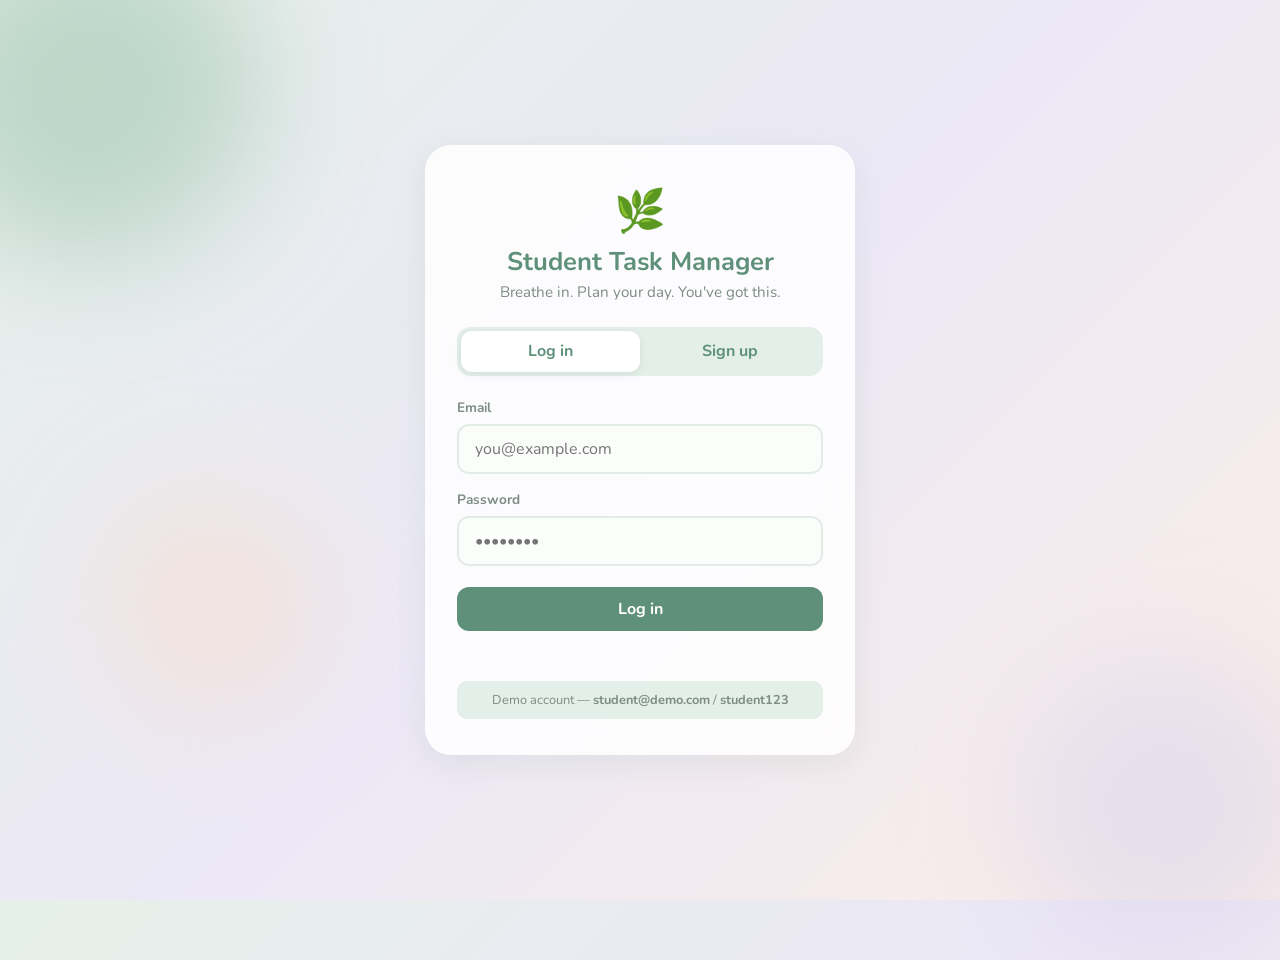
<file: index.html>
<!DOCTYPE html>
<html lang="en">
<head>
  <meta charset="UTF-8" />
  <meta name="viewport" content="width=device-width, initial-scale=1.0" />
  <title>Student Task Manager · Login</title>
  <link rel="preconnect" href="https://fonts.googleapis.com" />
  <link href="https://fonts.googleapis.com/css2?family=Nunito:wght@400;600;700;800&display=swap" rel="stylesheet" />
  <link rel="stylesheet" href="css/style.css" />
</head>
<body class="login-page">
  <div class="blob b1"></div>
  <div class="blob b2"></div>
  <div class="blob b3"></div>

  <main class="login-card">
    <div class="brand">
      <div class="logo">🌿</div>
      <h1>Student Task Manager</h1>
      <p>Breathe in. Plan your day. You've got this.</p>
    </div>

    <div class="tabs">
      <button id="tab-login" class="active" type="button">Log in</button>
      <button id="tab-signup" type="button">Sign up</button>
    </div>

    <form id="login-form" novalidate>
      <div class="field">
        <label for="login-email">Email</label>
        <input id="login-email" type="email" placeholder="you@example.com" autocomplete="username" />
      </div>
      <div class="field">
        <label for="login-pass">Password</label>
        <input id="login-pass" type="password" placeholder="••••••••" autocomplete="current-password" />
      </div>
      <button class="btn" type="submit">Log in</button>
    </form>

    <form id="signup-form" novalidate hidden>
      <div class="field">
        <label for="su-name">Full name</label>
        <input id="su-name" type="text" placeholder="Your name" autocomplete="name" />
      </div>
      <div class="field">
        <label for="su-email">Email</label>
        <input id="su-email" type="email" placeholder="you@example.com" autocomplete="username" />
      </div>
      <div class="field">
        <label for="su-pass">Password (min 6 characters)</label>
        <input id="su-pass" type="password" placeholder="••••••••" autocomplete="new-password" />
      </div>
      <button class="btn" type="submit">Create account</button>
    </form>

    <div id="msg" class="msg" role="status"></div>
    <div class="hint">Demo account — <strong>student@demo.com</strong> / <strong>student123</strong></div>
  </main>
  <script src="css/js/auth.js"></script>
</body>
</html>
</file>
<file: css/style.css>
/* ============ Student Task Manager — calm theme ============ */
:root {
  --bg: #f1f5f0;
  --card: #ffffff;
  --sage: #9cc3ae;
  --sage-dark: #5f917a;
  --sage-soft: #e3efe8;
  --lavender: #d8d3ee;
  --peach: #f8dccb;
  --sky: #d4e6f0;
  --rose: #f2cfd3;
  --text: #33433b;
  --muted: #7d8c84;
  --danger: #d98080;
  --warn: #e0b36a;
  --radius: 18px;
  --shadow: 0 8px 30px rgba(95, 145, 122, 0.12);
  --font: "Nunito", "Segoe UI", system-ui, sans-serif;
}

* { box-sizing: border-box; margin: 0; padding: 0; }
html { scroll-behavior: smooth; }
body {
  font-family: var(--font);
  background: var(--bg);
  color: var(--text);
  min-height: 100vh;
  line-height: 1.5;
}
button, input, select { font-family: inherit; font-size: 1rem; }
button { cursor: pointer; border: none; }

/* ---------- Buttons & inputs ---------- */
.btn {
  background: var(--sage-dark);
  color: #fff;
  padding: 0.7rem 1.4rem;
  border-radius: 12px;
  font-weight: 700;
  transition: transform 0.15s, box-shadow 0.15s, background 0.2s;
}
.btn:hover { transform: translateY(-2px); box-shadow: 0 6px 16px rgba(95,145,122,.3); }
.btn.ghost { background: var(--sage-soft); color: var(--sage-dark); }
.btn.small { padding: 0.4rem 0.9rem; font-size: 0.85rem; border-radius: 10px; }
.btn.danger { background: var(--rose); color: #b05560; }

.field { display: flex; flex-direction: column; gap: 0.35rem; margin-bottom: 1rem; }
.field label { font-size: 0.85rem; font-weight: 700; color: var(--muted); }
.field input, .field select {
  padding: 0.75rem 1rem;
  border: 2px solid #e4ece7;
  border-radius: 12px;
  background: #fbfdfb;
  color: var(--text);
  outline: none;
  transition: border-color 0.2s, box-shadow 0.2s;
}
.field input:focus, .field select:focus {
  border-color: var(--sage);
  box-shadow: 0 0 0 4px rgba(156,195,174,.25);
}

/* ================= LOGIN PAGE ================= */
.login-page {
  display: grid;
  place-items: center;
  padding: 1.5rem;
  background: linear-gradient(135deg, #e6f0e9 0%, #ece8f6 50%, #fbeee6 100%);
  position: relative;
  overflow: hidden;
}
.blob { position: absolute; border-radius: 50%; filter: blur(60px); opacity: .55; animation: float 14s ease-in-out infinite; }
.blob.b1 { width: 340px; height: 340px; background: var(--sage); top: -80px; left: -80px; }
.blob.b2 { width: 300px; height: 300px; background: var(--lavender); bottom: -60px; right: -40px; animation-delay: -5s; }
.blob.b3 { width: 220px; height: 220px; background: var(--peach); top: 55%; left: 8%; animation-delay: -9s; }
@keyframes float { 0%,100% { transform: translate(0,0) } 50% { transform: translate(30px,-30px) } }

.login-card {
  position: relative;
  z-index: 1;
  width: min(430px, 100%);
  background: rgba(255,255,255,.85);
  backdrop-filter: blur(12px);
  border-radius: 26px;
  padding: 2.2rem 2rem;
  box-shadow: var(--shadow);
}
.brand { text-align: center; margin-bottom: 1.4rem; }
.brand .logo { font-size: 2.6rem; }
.brand h1 { font-size: 1.6rem; color: var(--sage-dark); }
.brand p { color: var(--muted); font-size: .95rem; }

.tabs { display: flex; background: var(--sage-soft); border-radius: 14px; padding: 4px; margin-bottom: 1.4rem; }
.tabs button { flex: 1; padding: .6rem; border-radius: 11px; background: transparent; color: var(--sage-dark); font-weight: 700; }
.tabs button.active { background: #fff; box-shadow: 0 2px 8px rgba(0,0,0,.08); }

.login-card .btn { width: 100%; margin-top: .3rem; }
.msg { min-height: 1.3rem; font-size: .88rem; text-align: center; margin-top: .8rem; }
.msg.error { color: var(--danger); }
.msg.ok { color: var(--sage-dark); }
.hint { margin-top: 1rem; font-size: .8rem; text-align: center; color: var(--muted); background: var(--sage-soft); padding: .6rem; border-radius: 10px; }

/* ================= DASHBOARD ================= */
.layout { display: grid; grid-template-columns: 250px 1fr; min-height: 100vh; }

.sidebar {
  background: #fff;
  padding: 1.6rem 1.2rem;
  display: flex; flex-direction: column; gap: .4rem;
  position: sticky; top: 0; height: 100vh;
  box-shadow: 4px 0 24px rgba(95,145,122,.07);
}
.sidebar .brand { text-align: left; margin-bottom: 1.2rem; display: flex; align-items: center; gap: .6rem; }
.sidebar .brand .logo { font-size: 1.8rem; }
.sidebar .brand h2 { font-size: 1.1rem; color: var(--sage-dark); line-height: 1.2; }
.nav-btn {
  display: flex; align-items: center; gap: .8rem;
  padding: .8rem 1rem; border-radius: 14px;
  background: transparent; color: var(--muted);
  font-weight: 700; text-align: left; transition: all .2s;
}
.nav-btn:hover { background: var(--sage-soft); color: var(--sage-dark); }
.nav-btn.active { background: var(--sage-dark); color: #fff; box-shadow: 0 6px 16px rgba(95,145,122,.3); }
.sidebar .spacer { flex: 1; }
.user-box { background: var(--sage-soft); border-radius: 14px; padding: .9rem; font-size: .9rem; margin-bottom: .6rem; }
.user-box strong { display: block; color: var(--sage-dark); }

.main { padding: 2rem 2.4rem 3rem; max-width: 1200px; }
.topbar { display: flex; justify-content: space-between; align-items: flex-end; flex-wrap: wrap; gap: 1rem; margin-bottom: 1.6rem; }
.topbar h1 { font-size: 1.9rem; }
.topbar p { color: var(--muted); }
.date-chip { background: #fff; padding: .6rem 1.1rem; border-radius: 30px; font-weight: 700; color: var(--sage-dark); box-shadow: var(--shadow); }

.section { display: none; animation: fade .35s ease; }
.section.active { display: block; }
@keyframes fade { from { opacity: 0; transform: translateY(8px) } to { opacity: 1; transform: none } }

.grid { display: grid; gap: 1.2rem; }
.stats { grid-template-columns: repeat(auto-fit, minmax(190px, 1fr)); margin-bottom: 1.4rem; }
.two-col { grid-template-columns: repeat(auto-fit, minmax(320px, 1fr)); }

.card { background: var(--card); border-radius: var(--radius); padding: 1.4rem; box-shadow: var(--shadow); }
.card h3 { margin-bottom: 1rem; font-size: 1.1rem; display: flex; justify-content: space-between; align-items: center; }

.stat { display: flex; align-items: center; gap: 1rem; }
.stat .icon { width: 54px; height: 54px; border-radius: 16px; display: grid; place-items: center; font-size: 1.6rem; }
.stat .num { font-size: 1.7rem; font-weight: 800; line-height: 1.1; }
.stat .lbl { color: var(--muted); font-size: .85rem; font-weight: 700; }
.c-sage { background: var(--sage-soft); } .c-lav { background: var(--lavender); }
.c-peach { background: var(--peach); } .c-sky { background: var(--sky); }

.quote { background: linear-gradient(120deg, var(--sage-soft), var(--lavender)); border-radius: var(--radius); padding: 1.3rem 1.5rem; margin-bottom: 1.4rem; font-weight: 700; color: #46594f; }
.quote small { display: block; font-weight: 600; color: var(--muted); margin-top: .3rem; }

/* progress */
.bar { height: 10px; border-radius: 10px; background: #edf2ef; overflow: hidden; }
.bar > span { display: block; height: 100%; border-radius: 10px; background: var(--sage); transition: width .5s; }
.bar > span.low { background: var(--danger); }
.bar > span.mid { background: var(--warn); }

/* lists */
.item { display: flex; align-items: center; gap: .9rem; padding: .8rem 0; border-bottom: 1px solid #eef3f0; }
.item:last-child { border-bottom: none; }
.item .grow { flex: 1; min-width: 0; }
.item .title { font-weight: 700; }
.item .sub { font-size: .82rem; color: var(--muted); }
.item.done .title { text-decoration: line-through; color: var(--muted); }
.time { font-weight: 800; color: var(--sage-dark); min-width: 92px; font-size: .88rem; }
.dot { width: 12px; height: 12px; border-radius: 50%; flex-shrink: 0; }
.empty { text-align: center; color: var(--muted); padding: 1.4rem 0; }

.badge { padding: .2rem .65rem; border-radius: 20px; font-size: .74rem; font-weight: 800; }
.badge.high { background: var(--rose); color: #b05560; }
.badge.medium { background: var(--peach); color: #b0764f; }
.badge.low { background: var(--sage-soft); color: var(--sage-dark); }
.badge.overdue { background: #f5c6c6; color: #a03e3e; }

.check { width: 24px; height: 24px; accent-color: var(--sage-dark); cursor: pointer; }

/* attendance */
.att-card .head { display: flex; align-items: center; gap: .8rem; margin-bottom: .9rem; }
.att-card .emoji { font-size: 1.7rem; }
.att-card .pct { margin-left: auto; font-size: 1.4rem; font-weight: 800; }
.att-actions { display: flex; gap: .5rem; margin-top: .9rem; }
.att-actions .btn { flex: 1; }
.att-note { font-size: .8rem; color: var(--muted); margin-top: .6rem; }

/* schedule */
.day-tabs { display: flex; gap: .5rem; flex-wrap: wrap; margin-bottom: 1.2rem; }
.day-tabs button { padding: .55rem 1.1rem; border-radius: 30px; background: #fff; color: var(--muted); font-weight: 700; box-shadow: 0 2px 8px rgba(0,0,0,.05); }
.day-tabs button.active { background: var(--sage-dark); color: #fff; }
.day-tabs button.today::after { content: " •"; color: var(--warn); }

/* subjects */
.subject-card { text-align: center; padding: 1.6rem 1.2rem; transition: transform .2s; }
.subject-card:hover { transform: translateY(-4px); }
.subject-card .big { font-size: 2.4rem; width: 70px; height: 70px; border-radius: 22px; display: grid; place-items: center; margin: 0 auto .8rem; }
.subject-card h4 { font-size: 1.1rem; }
.subject-card p { color: var(--muted); font-size: .88rem; margin-bottom: .8rem; }

/* toolbar + modal */
.toolbar { display: flex; justify-content: space-between; align-items: center; flex-wrap: wrap; gap: .8rem; margin-bottom: 1.2rem; }
.filters { display: flex; gap: .4rem; }
.filters button { padding: .4rem 1rem; border-radius: 20px; background: #fff; color: var(--muted); font-weight: 700; font-size: .88rem; }
.filters button.active { background: var(--sage-dark); color: #fff; }

dialog { border: none; border-radius: 22px; padding: 1.8rem; width: min(440px, 92vw); box-shadow: 0 20px 60px rgba(0,0,0,.2); margin: auto; }
dialog::backdrop { background: rgba(51,67,59,.35); backdrop-filter: blur(3px); }
dialog h3 { margin-bottom: 1.2rem; color: var(--sage-dark); }
.modal-actions { display: flex; gap: .6rem; justify-content: flex-end; margin-top: .4rem; }

.menu-toggle { display: none; }

@media (max-width: 860px) {
  .layout { grid-template-columns: 1fr; }
  .sidebar { position: fixed; z-index: 20; width: 250px; transform: translateX(-100%); transition: transform .3s; }
  .sidebar.open { transform: none; }
  .menu-toggle { display: inline-block; background: #fff; border-radius: 12px; padding: .5rem .9rem; font-size: 1.2rem; box-shadow: var(--shadow); margin-bottom: 1rem; }
  .main { padding: 1.2rem; }
}
</file>
